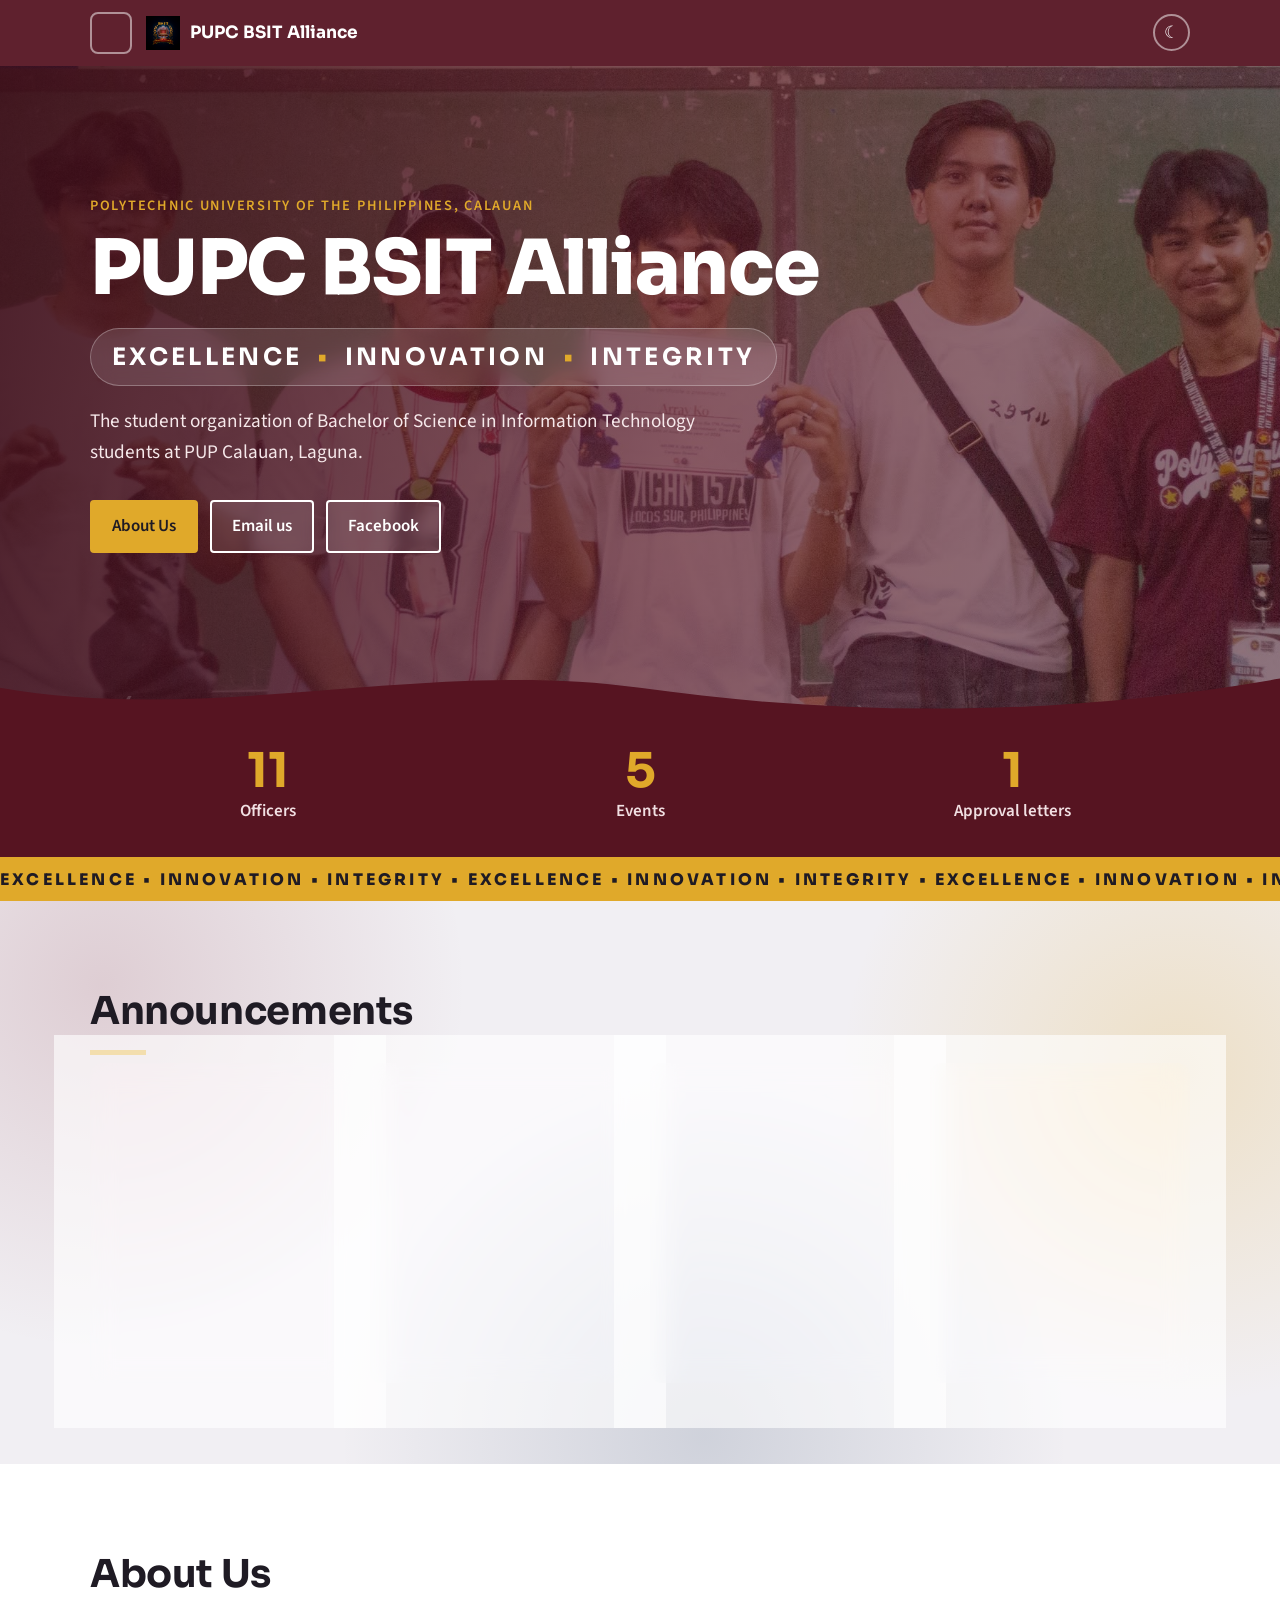
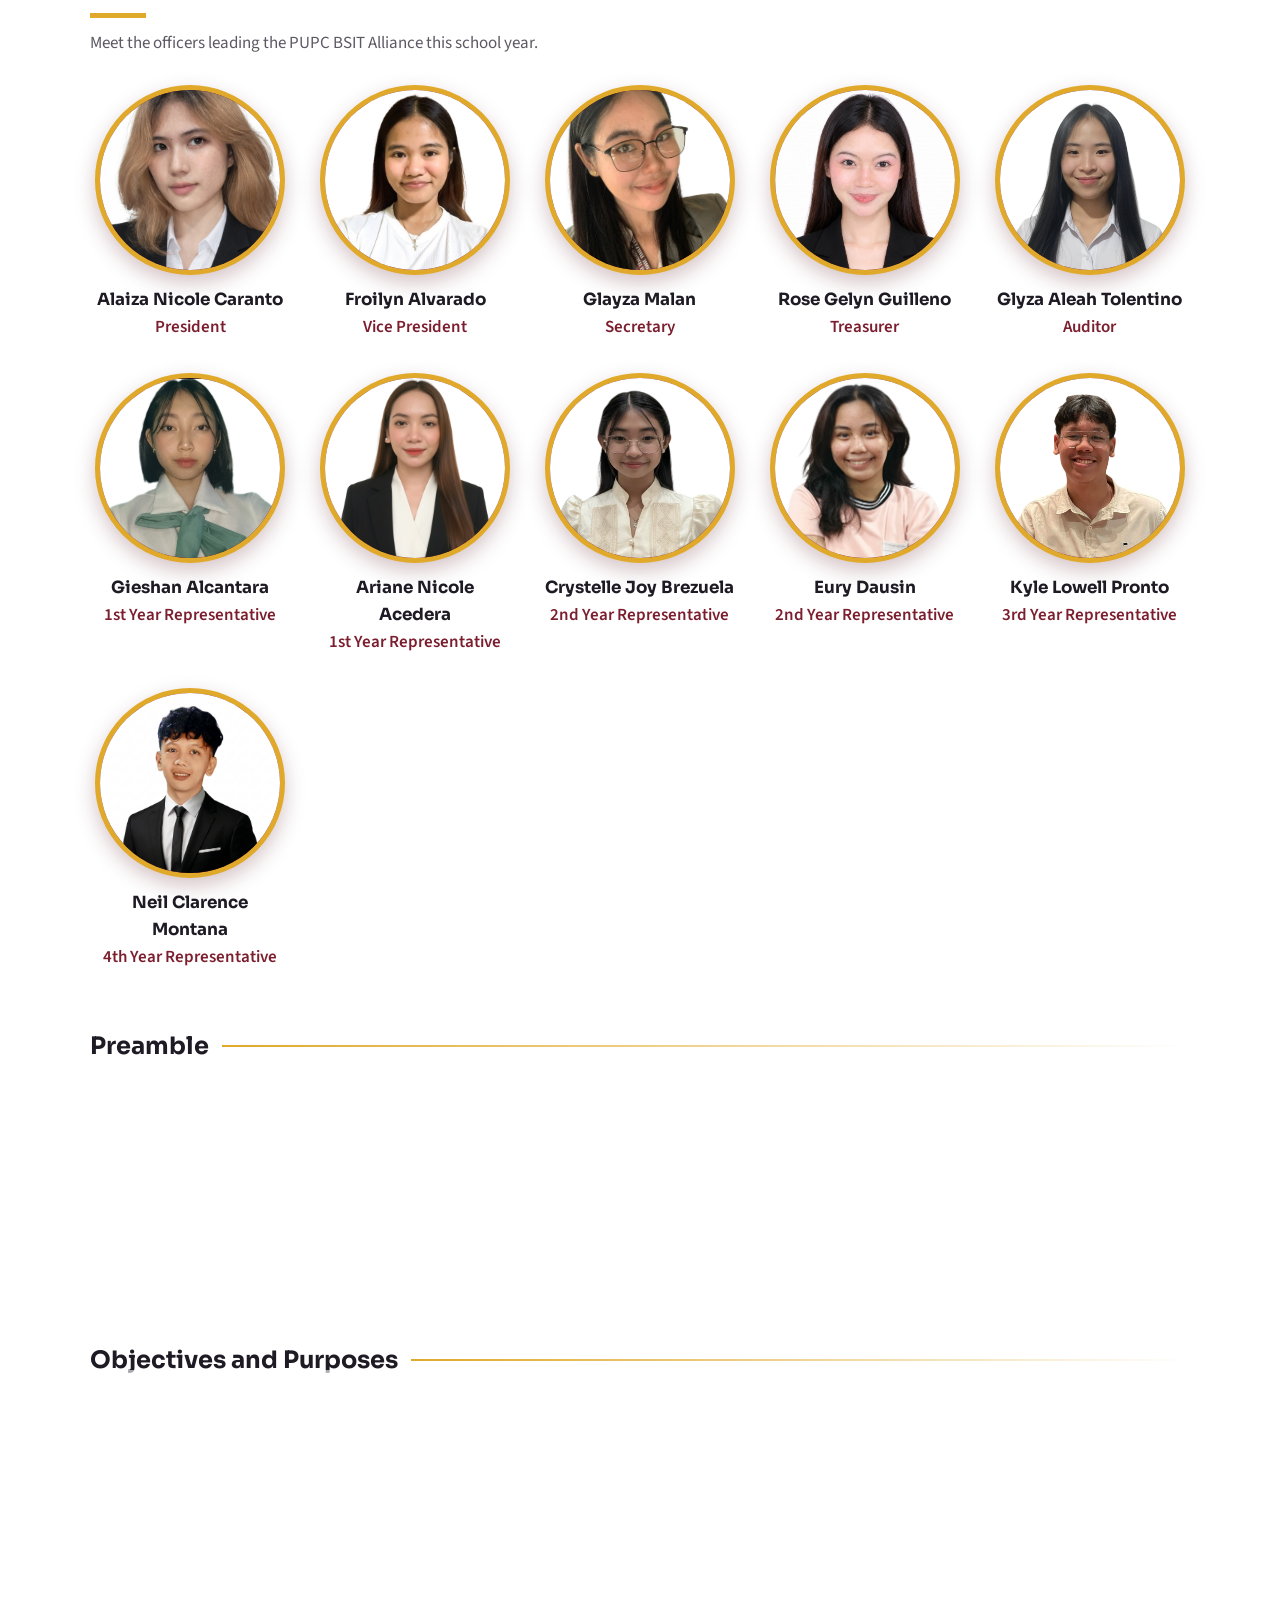
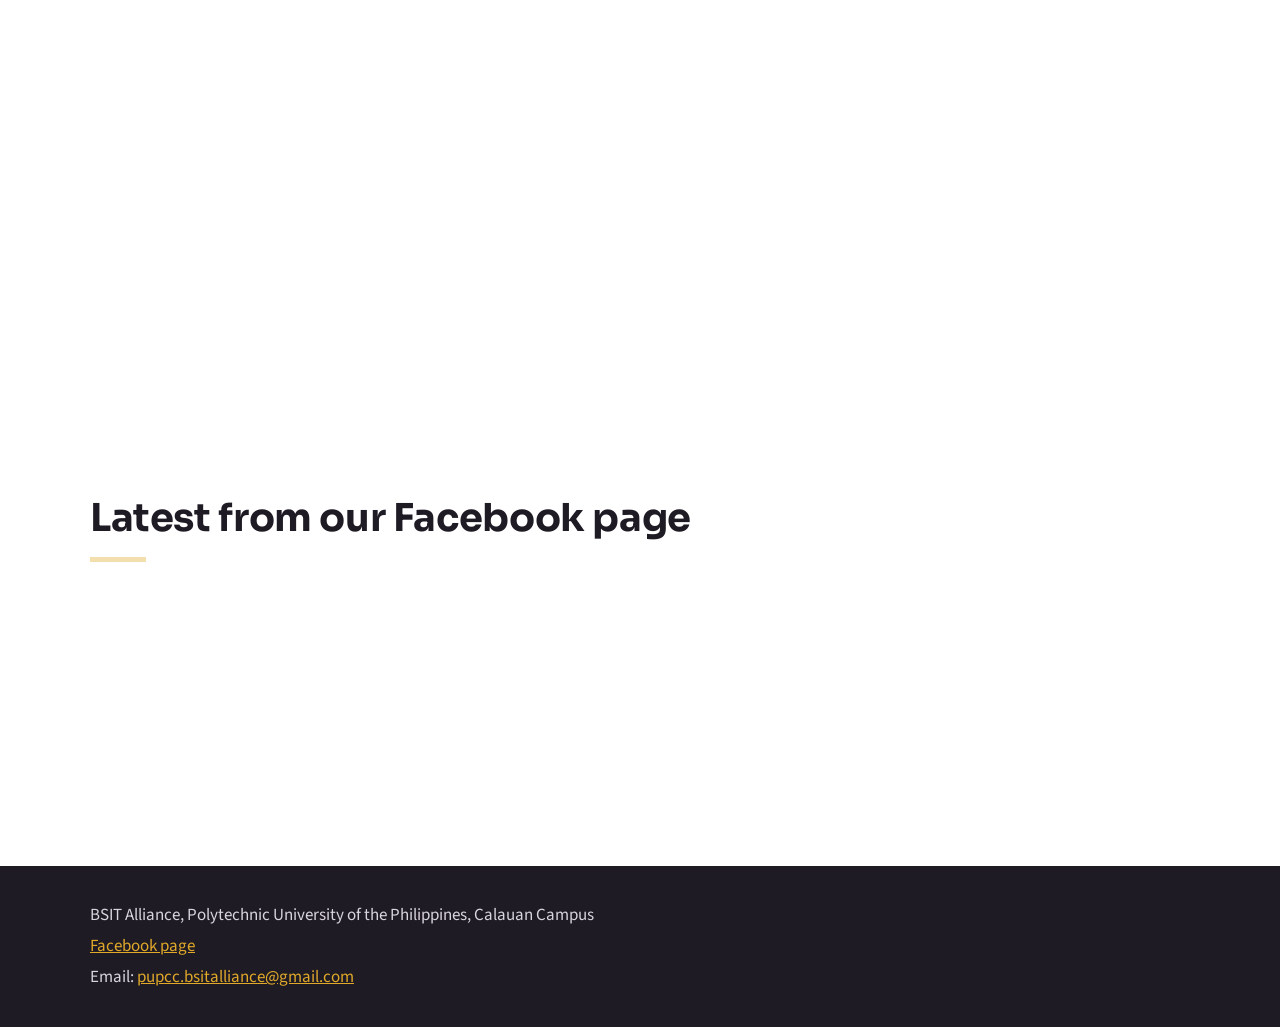
<file: index.html>
<!DOCTYPE html>
<html lang="en">
<head>
  <meta charset="UTF-8">
  <meta name="viewport" content="width=device-width, initial-scale=1">
  <title>PUPC BSIT Alliance</title>
  <meta name="description" content="Official website of the BSIT Alliance, Polytechnic University of the Philippines Calauan campus.">
  <link rel="preconnect" href="https://fonts.googleapis.com">
  <link rel="preconnect" href="https://fonts.gstatic.com" crossorigin>
  <link href="https://fonts.googleapis.com/css2?family=Sora:wght@600;700;800&family=Source+Sans+3:wght@400;600&display=swap" rel="stylesheet">
  <link rel="stylesheet" href="css/style.css">
</head>
<body>
  <header class="topbar" id="site-header"></header>

  <main id="top">
    <section class="hero" id="hero">
      <div class="glyphs" id="glyphs" aria-hidden="true"></div>
      <div class="wrap hero-inner">
        <p class="eyebrow">Polytechnic University of the Philippines, Calauan</p>
        <h1>PUPC BSIT Alliance</h1>
        <p class="motto" id="motto" aria-label="Our motto"></p>
        <p class="lead">The student organization of Bachelor of Science in Information Technology students at PUP Calauan, Laguna.</p>
        <div class="actions">
          <a class="btn primary" href="#officers">About Us</a>
                    <a class="btn" href="mailto:pupcc.bsitalliance@gmail.com">Email us</a>
          <a class="btn" id="fb-link" href="#" target="_blank" rel="noopener">Facebook</a>
        </div>
      </div>
    </section>

    <section id="officers" class="section wrap reveal">
      <h2>About Us</h2>
      <p class="section-note">Meet the officers leading the PUPC BSIT Alliance this school year.</p>
      <div id="officer-grid" class="officer-grid"></div>
      <div id="about-text"></div>
    </section>

    <section id="announcements" class="section band">
      <div class="wrap reveal">
        <h2>Announcements</h2>
        <div id="announcement-list"></div>
      </div>
    </section>
  </main>

  <footer class="footer" id="site-footer"></footer>

  <script src="data/data.js"></script>
  <script src="js/main.js"></script>
</body>
</html>
</file>
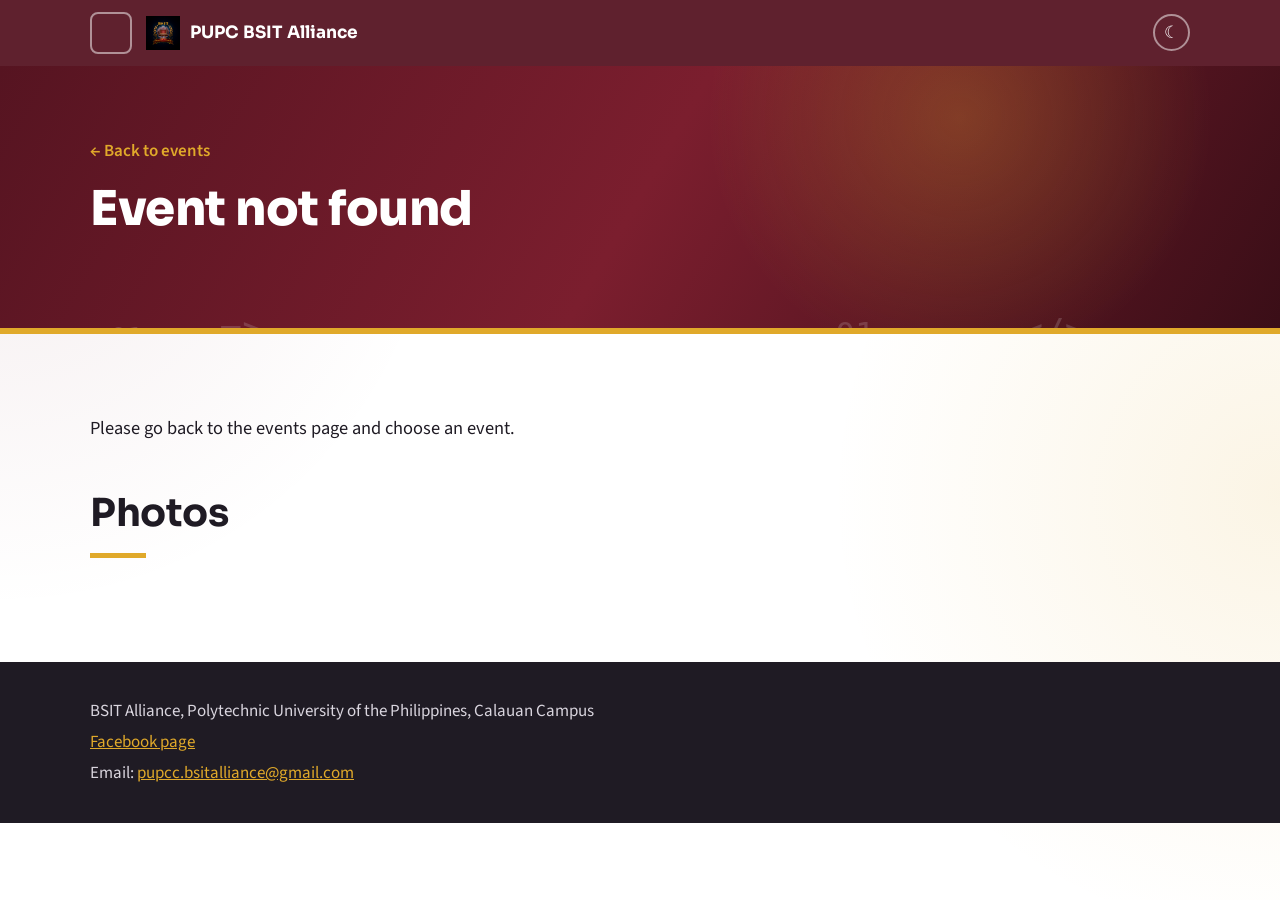
<file: event.html>
<!DOCTYPE html>
<html lang="en">
<head>
  <meta charset="UTF-8">
  <meta name="viewport" content="width=device-width, initial-scale=1">
  <title>Event | PUPC BSIT Alliance</title>
  <link rel="preconnect" href="https://fonts.googleapis.com">
  <link rel="preconnect" href="https://fonts.gstatic.com" crossorigin>
  <link href="https://fonts.googleapis.com/css2?family=Sora:wght@600;700;800&family=Source+Sans+3:wght@400;600&display=swap" rel="stylesheet">
  <link rel="stylesheet" href="css/style.css">
</head>
<body>
  <header class="topbar" id="site-header"></header>
  <main>
    <section class="page-hero">
      <div class="wrap">
        <a class="back" href="events.html">&larr; Back to events</a>
        <h1 id="e-title">Event</h1>
        <p><span class="pill" id="e-status"></span> <span id="e-date"></span></p>
      </div>
    </section>
    <section class="section wrap" id="event-detail">
      <p class="event-text" id="e-desc"></p>
      <h2>Photos</h2>
      <p class="empty" id="no-photos" hidden>Photos coming soon.</p>
      <div class="photo-grid" id="photo-grid"></div>
    </section>
  </main>

  <div class="lightbox" id="lightbox" hidden>
    <button id="lb-close" aria-label="Close">&times;</button>
    <button id="lb-prev" aria-label="Previous photo">&#8249;</button>
    <img id="lb-img" alt="">
    <button id="lb-next" aria-label="Next photo">&#8250;</button>
  </div>

  <footer class="footer" id="site-footer"></footer>
  <script src="data/data.js"></script>
  <script src="js/main.js"></script>
</body>
</html>
</file>
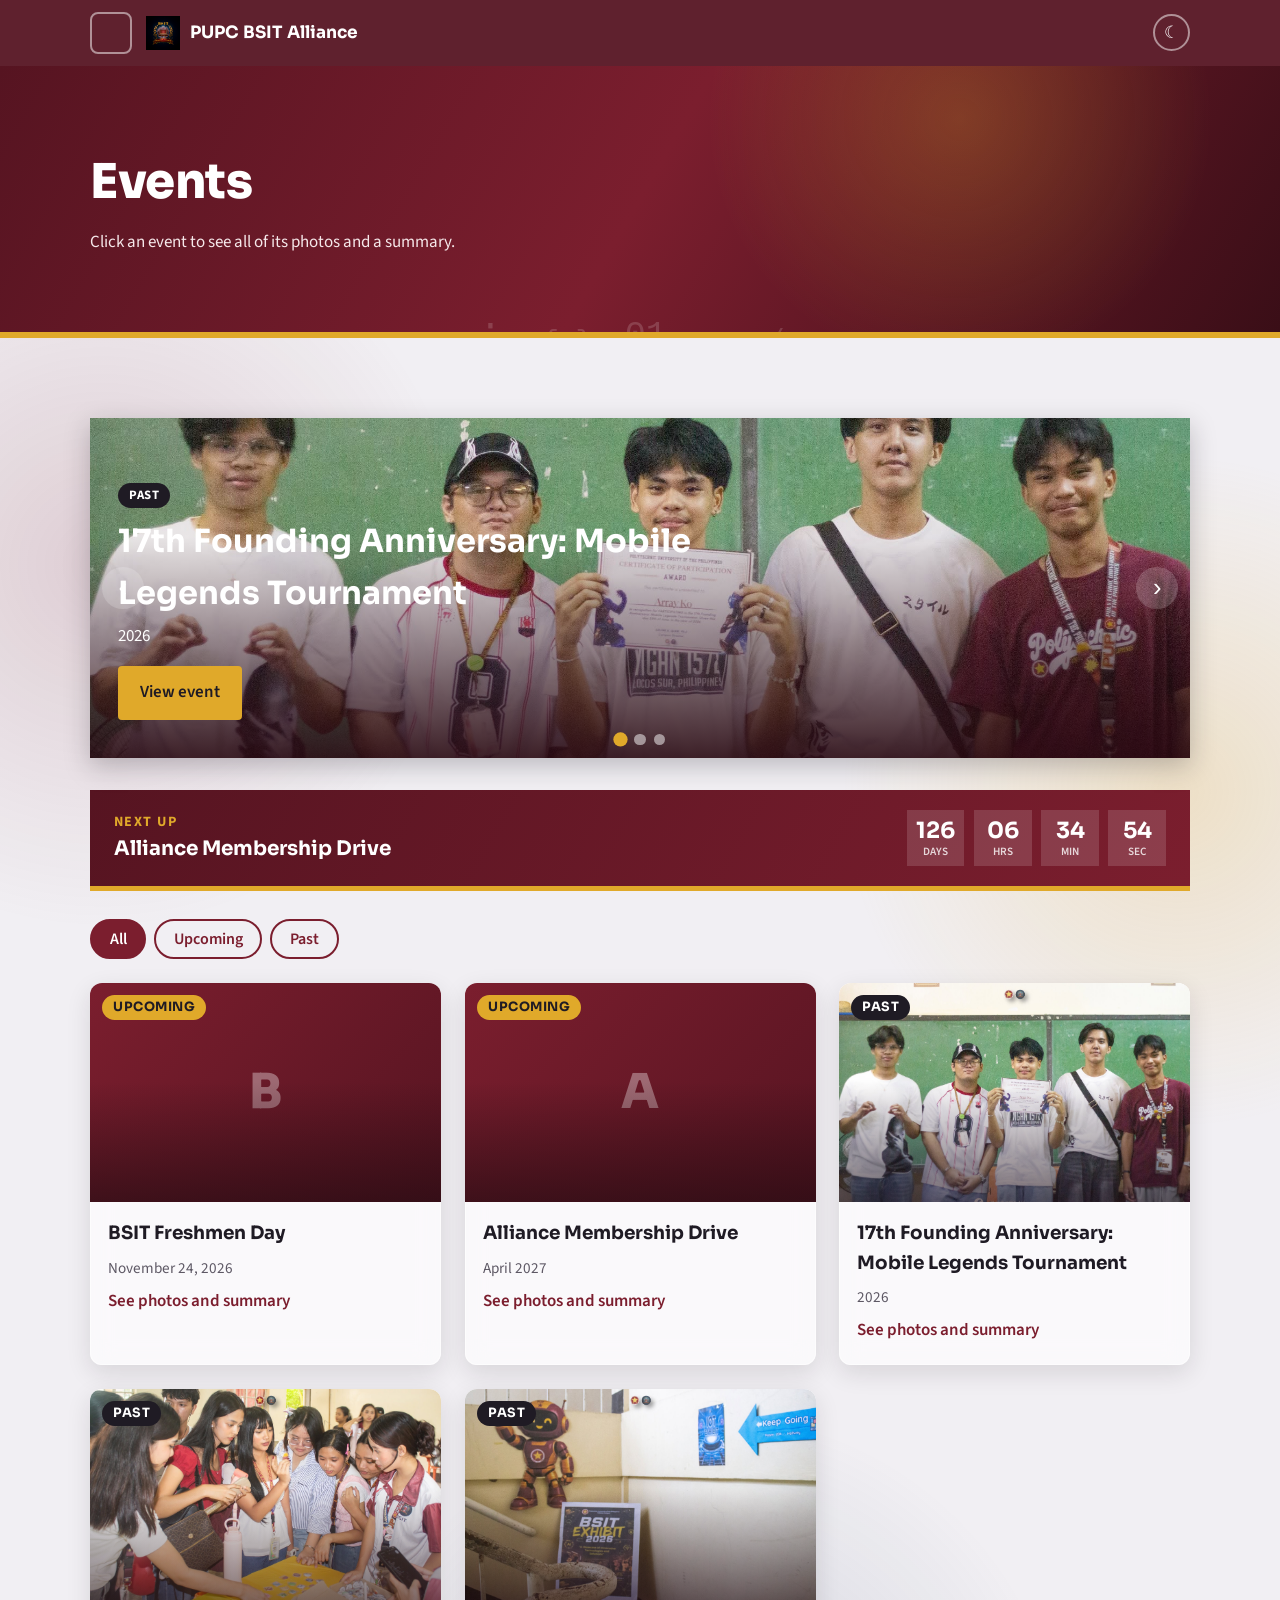
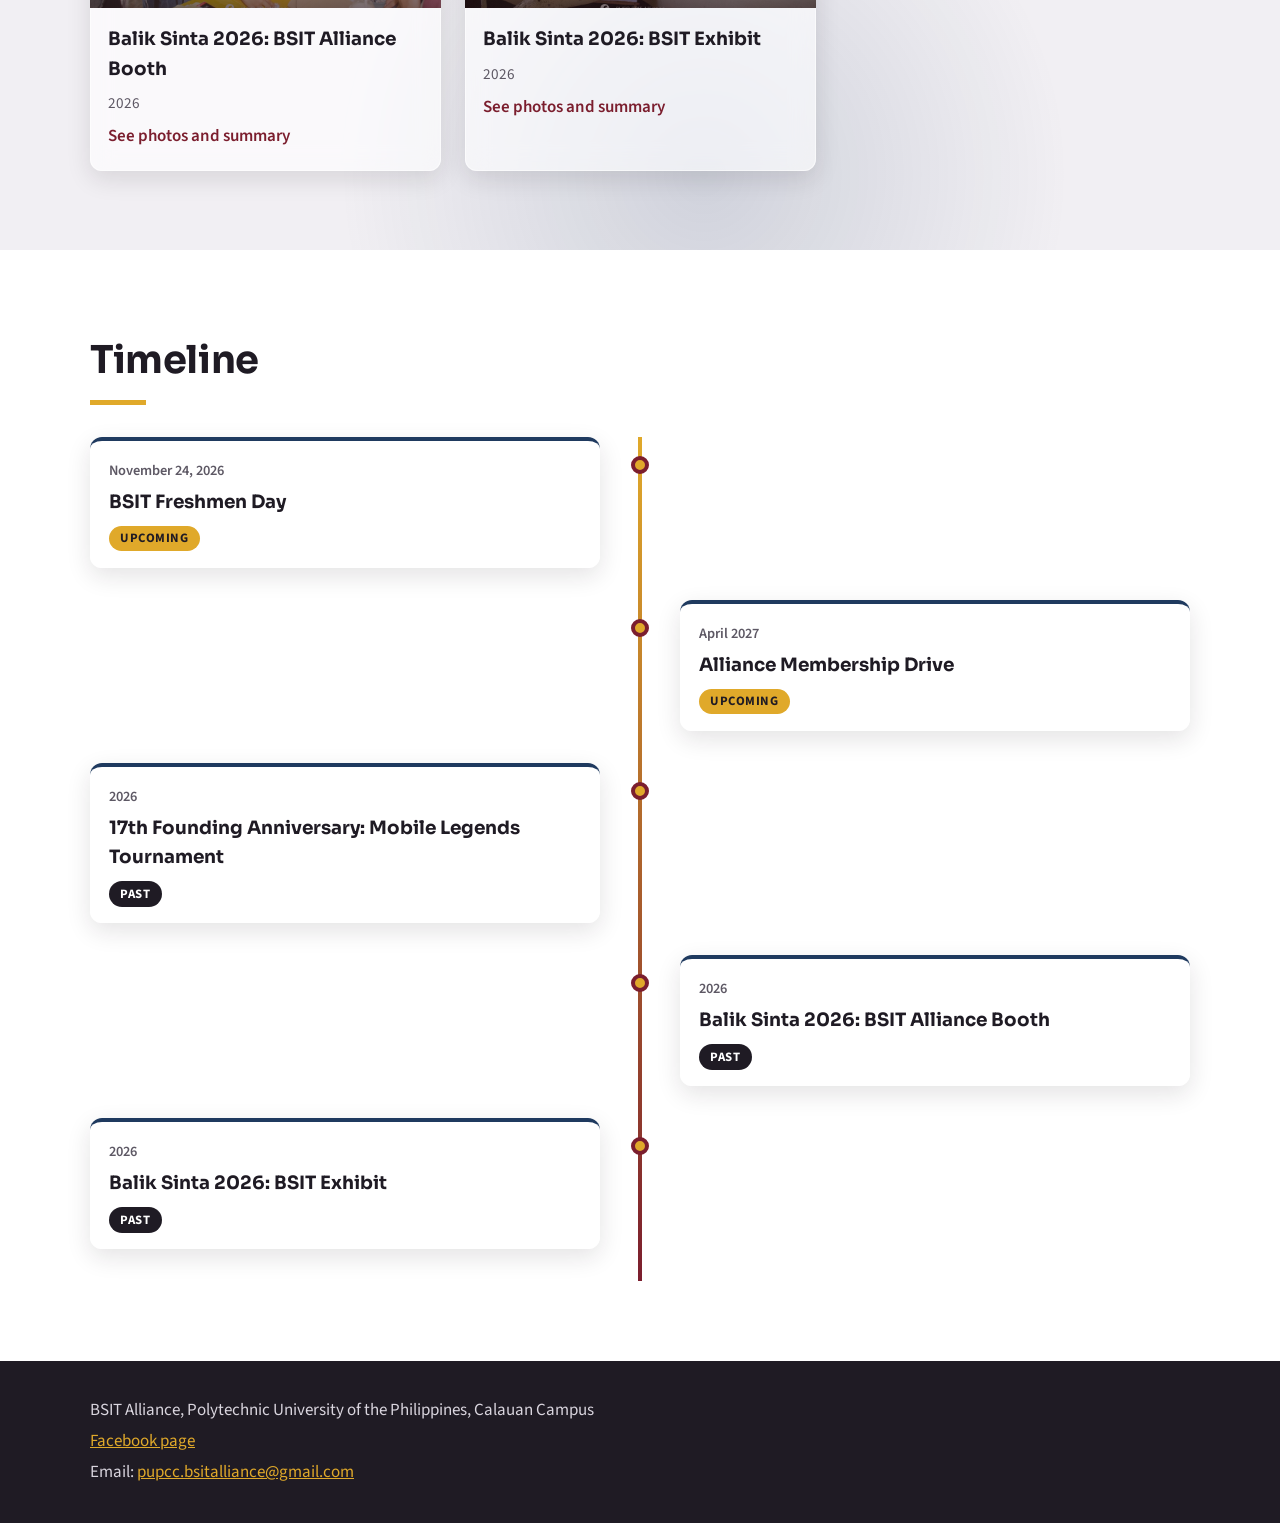
<file: events.html>
<!DOCTYPE html>
<html lang="en">
<head>
  <meta charset="UTF-8">
  <meta name="viewport" content="width=device-width, initial-scale=1">
  <title>Events | PUPC BSIT Alliance</title>
  <link rel="preconnect" href="https://fonts.googleapis.com">
  <link rel="preconnect" href="https://fonts.gstatic.com" crossorigin>
  <link href="https://fonts.googleapis.com/css2?family=Sora:wght@600;700;800&family=Source+Sans+3:wght@400;600&display=swap" rel="stylesheet">
  <link rel="stylesheet" href="css/style.css">
</head>
<body>
  <header class="topbar" id="site-header"></header>
  <main>
    <section class="page-hero">
      <div class="wrap">
        <h1>Events</h1>
        <p>Click an event to see all of its photos and a summary.</p>
      </div>
    </section>
    <section class="section band">
      <div class="wrap reveal">
        <div class="tabs" role="group" aria-label="Filter events">
          <button class="tab on" data-filter="all">All</button>
          <button class="tab" data-filter="upcoming">Upcoming</button>
          <button class="tab" data-filter="done">Past</button>
        </div>
        <div id="event-grid" class="event-grid"></div>
      </div>
    </section>
  </main>
  <footer class="footer" id="site-footer"></footer>
  <script src="data/data.js"></script>
  <script src="js/main.js"></script>
</body>
</html>
</file>
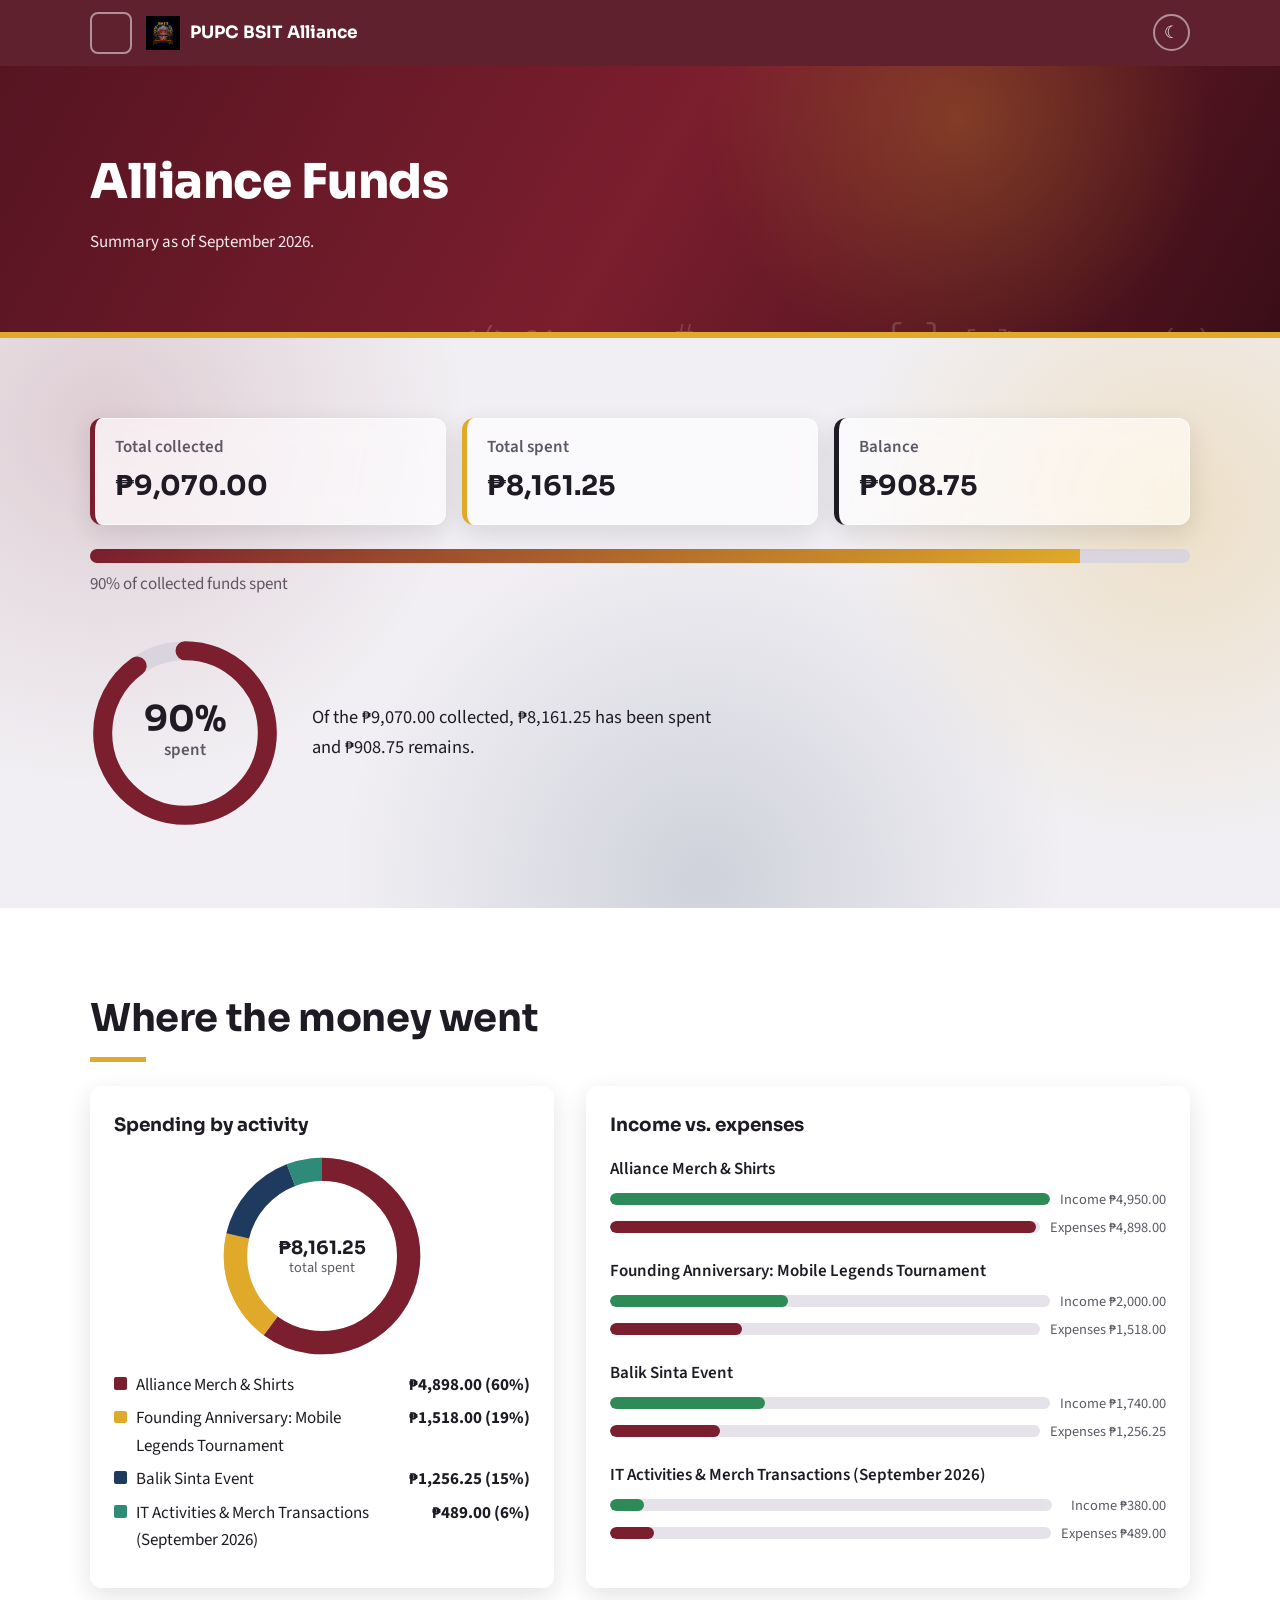
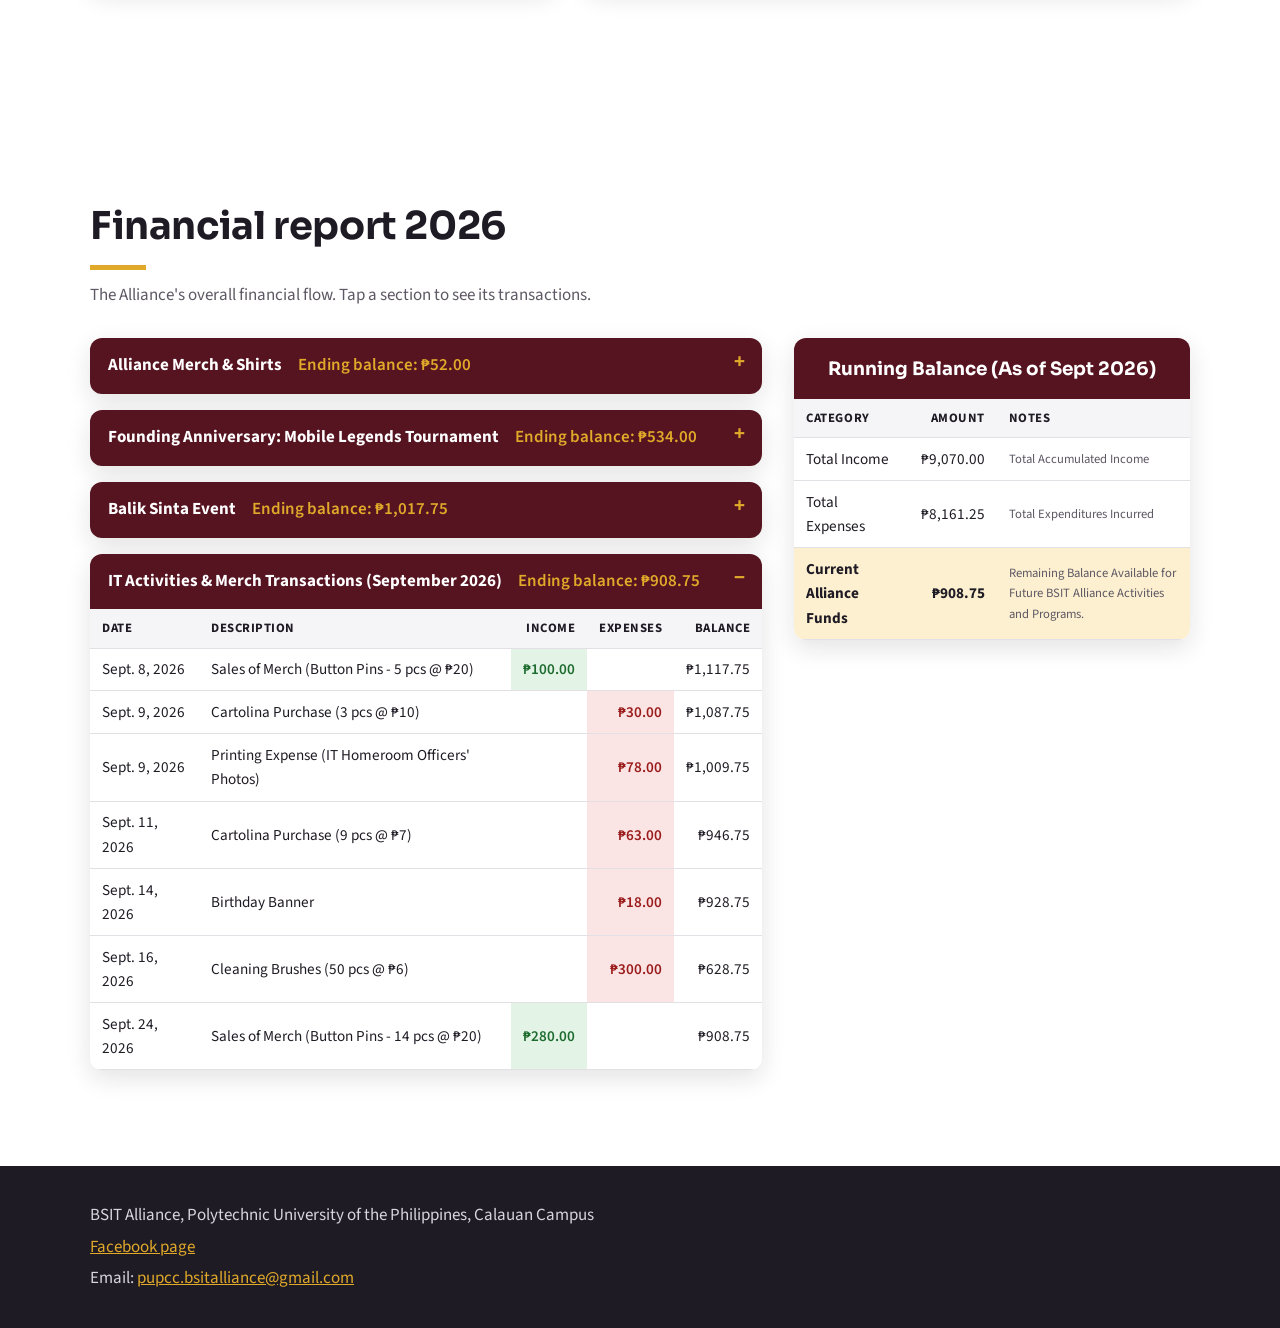
<file: funds.html>
<!DOCTYPE html>
<html lang="en">
<head>
  <meta charset="UTF-8">
  <meta name="viewport" content="width=device-width, initial-scale=1">
  <title>Funds | PUPC BSIT Alliance</title>
  <link rel="preconnect" href="https://fonts.googleapis.com">
  <link rel="preconnect" href="https://fonts.gstatic.com" crossorigin>
  <link href="https://fonts.googleapis.com/css2?family=Sora:wght@600;700;800&family=Source+Sans+3:wght@400;600&display=swap" rel="stylesheet">
  <link rel="stylesheet" href="css/style.css">
</head>
<body>
  <header class="topbar" id="site-header"></header>
  <main>
    <section class="page-hero">
      <div class="wrap">
        <h1>Alliance Funds</h1>
        <p id="funds-note"></p>
      </div>
    </section>
    <section class="section band">
      <div class="wrap reveal">
        <dl id="funds-summary" class="funds"></dl>
        <div class="bar" aria-hidden="true"><i id="funds-bar"></i></div>
        <p class="bar-label" id="funds-bar-label"></p>
      </div>
    </section>
        <section class="section wrap reveal">
      <h2>Financial report 2026</h2>
      <p class="section-note">The Alliance's overall financial flow. Tap a section to see its transactions.</p>
      <div class="report" id="funds-report"></div>
    </section>
  </main>
  <footer class="footer" id="site-footer"></footer>
  <script src="data/data.js"></script>
  <script src="js/main.js"></script>
</body>
</html>
</file>
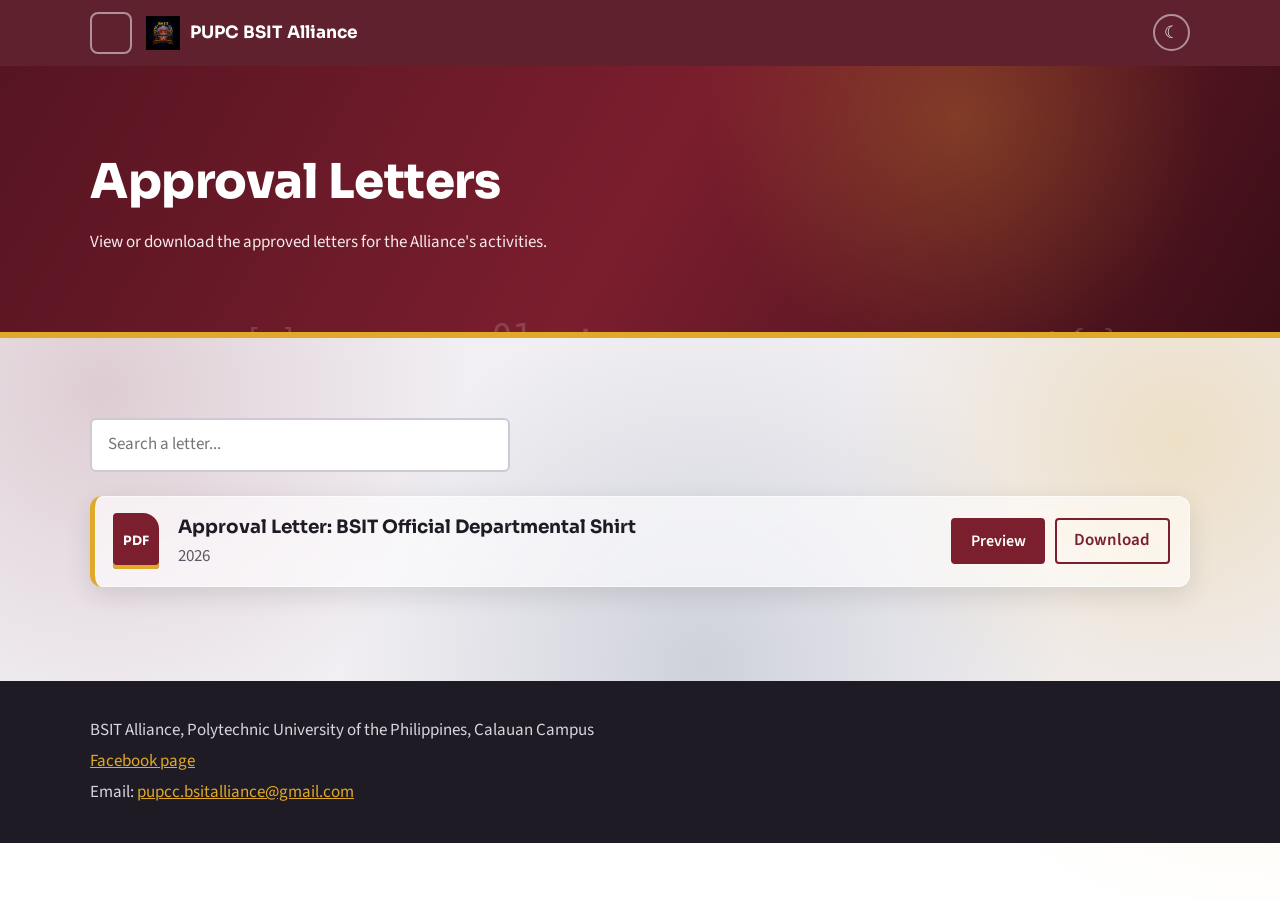
<file: letters.html>
<!DOCTYPE html>
<html lang="en">
<head>
  <meta charset="UTF-8">
  <meta name="viewport" content="width=device-width, initial-scale=1">
  <title>Approval Letters | PUPC BSIT Alliance</title>
  <link rel="preconnect" href="https://fonts.googleapis.com">
  <link rel="preconnect" href="https://fonts.gstatic.com" crossorigin>
  <link href="https://fonts.googleapis.com/css2?family=Sora:wght@600;700;800&family=Source+Sans+3:wght@400;600&display=swap" rel="stylesheet">
  <link rel="stylesheet" href="css/style.css">
</head>
<body>
  <header class="topbar" id="site-header"></header>
  <main>
    <section class="page-hero">
      <div class="wrap">
        <h1>Approval Letters</h1>
        <p>View or download the approved letters for the Alliance's activities.</p>
      </div>
    </section>
    <section class="section band">
      <div class="wrap reveal">
        <input class="searchbox" id="letter-search" type="search" placeholder="Search a letter..." aria-label="Search approval letters">
        <div id="letter-list"></div>
      </div>
    </section>
  </main>
  <footer class="footer" id="site-footer"></footer>
  <script src="data/data.js"></script>
  <script src="js/main.js"></script>
</body>
</html>
</file>
<file: css/style.css>
:root{--maroon:#7b1e2e;--maroon-dark:#561421;--gold:#e0a92a;--ink:#1f1b24;--muted:#5d5864;--mist:#f1eff3;--white:#fff;
--display:"Sora","Segoe UI",system-ui,sans-serif;--body:"Source Sans 3","Segoe UI",system-ui,sans-serif}
*,*::before,*::after{box-sizing:border-box}
html{scroll-behavior:smooth;scroll-padding-top:4.5rem}
body{margin:0;font-family:var(--body);font-size:1.0625rem;line-height:1.6;color:var(--ink);background:var(--white)}
a{color:var(--maroon)}
:focus-visible{outline:3px solid var(--gold);outline-offset:3px}
.wrap{width:min(1100px,100% - 2.5rem);margin-inline:auto}
#progress{position:fixed;top:0;left:0;height:4px;width:0;background:var(--gold);z-index:30}

.topbar{position:sticky;top:0;z-index:20;display:flex;flex-wrap:wrap;align-items:center;justify-content:space-between;gap:.5rem 1.5rem;padding:.75rem max(1.25rem,calc((100% - 1100px)/2));background:rgba(86,20,33,.94);backdrop-filter:blur(6px)}
.brand{font-family:var(--display);font-weight:700;color:var(--white);text-decoration:none}
.topbar nav{display:flex;flex-wrap:wrap;gap:1.25rem}
.topbar nav a{color:#f1dfe2;text-decoration:none;font-weight:600;padding-bottom:2px;border-bottom:2px solid transparent;transition:border-color .2s,color .2s}
.topbar nav a:hover{color:var(--gold);border-color:var(--gold)}

.hero{position:relative;overflow:hidden;color:var(--white);padding:clamp(4rem,11vw,8rem) 0;border-bottom:6px solid var(--gold);
--mx:70%;--my:30%;background:radial-gradient(500px circle at var(--mx) var(--my),rgba(224,169,42,.28),transparent 60%),linear-gradient(120deg,#561421,#7b1e2e,#3a0e17,#7b1e2e);background-size:100% 100%,300% 300%;animation:shift 16s ease-in-out infinite}
@keyframes shift{50%{background-position:0 0,100% 50%}}
.hero-inner{position:relative;z-index:1}
.eyebrow{margin:0 0 .75rem;color:var(--gold);font-weight:600;letter-spacing:.12em;text-transform:uppercase;font-size:.9rem}
.hero h1{font-family:var(--display);font-weight:800;font-size:clamp(2.4rem,7vw,4.75rem);line-height:1.05;margin:0 0 1.25rem;letter-spacing:-.02em}
.motto{display:flex;flex-wrap:wrap;align-items:center;gap:.4rem .9rem;margin:0 0 1.25rem;font-family:var(--display);font-weight:700;font-size:clamp(1rem,2.6vw,1.5rem);letter-spacing:.14em}
.motto span{opacity:0;transform:translateY(12px);animation:rise .7s forwards}
.motto .dot{color:var(--gold)}
@keyframes rise{to{opacity:1;transform:none}}
.lead{max-width:38rem;font-size:1.2rem;margin:0 0 2rem;color:#f6e8ea}
.actions{display:flex;flex-wrap:wrap;gap:.75rem}
.btn{display:inline-block;padding:.7rem 1.25rem;border:2px solid var(--white);border-radius:4px;color:var(--white);font-weight:600;text-decoration:none;transition:transform .2s,background .2s}
.btn:hover{background:rgba(255,255,255,.16);transform:translateY(-3px)}
.btn.primary{background:var(--gold);border-color:var(--gold);color:var(--ink)}
.btn.primary:hover{background:#f0bb44}
.glyphs{position:absolute;inset:0;pointer-events:none}
.glyphs span{position:absolute;bottom:-2rem;font-family:ui-monospace,Consolas,monospace;color:rgba(255,255,255,.16);animation:float linear infinite}
@keyframes float{to{transform:translateY(-120vh) rotate(25deg)}}

.section{padding:clamp(3rem,7vw,5rem) 0}.section.wrap{padding-inline:0}
.band{background:var(--mist)}
h2{font-family:var(--display);font-size:clamp(1.7rem,4vw,2.4rem);margin:0 0 .5rem;letter-spacing:-.01em}
h2::after{content:"";display:block;width:56px;height:5px;background:var(--gold);margin-top:.5rem}
h3{font-family:var(--display);font-size:1.15rem;margin:0 0 .5rem}
.section-note{color:var(--muted);margin:.75rem 0 1.75rem;max-width:38rem}
.empty,.meta{color:var(--muted)}
.reveal{opacity:0;transform:translateY(28px);transition:opacity .7s,transform .7s}.reveal.in{opacity:1;transform:none}

.officer-grid{display:grid;grid-template-columns:repeat(auto-fill,minmax(190px,1fr));gap:2rem 1.5rem}
.officer{margin:0;perspective:700px}
.officer-card{transform:rotateX(var(--rx,0)) rotateY(var(--ry,0));transition:transform .15s,box-shadow .3s}
.officer:hover .officer-card{box-shadow:0 18px 30px rgba(86,20,33,.28)}
.officer-photo{position:relative;aspect-ratio:4/5;background:var(--maroon);border-bottom:5px solid var(--gold);display:grid;place-items:center;overflow:hidden}
.officer-photo img{width:100%;height:100%;object-fit:cover;display:block;transition:transform .5s}
.officer:hover img{transform:scale(1.07)}
.officer-initials{font-family:var(--display);font-weight:700;font-size:2.75rem;color:#f1dfe2}
.officer figcaption{padding:.75rem .25rem 0;display:flex;flex-direction:column}
.officer-name{font-family:var(--display);font-size:1.05rem}
.officer-position{color:var(--maroon);font-weight:600}

.tabs{display:flex;flex-wrap:wrap;gap:.5rem;margin-bottom:1.5rem}
.tab{font:600 1rem var(--body);padding:.45rem 1.1rem;border:2px solid var(--maroon);background:transparent;color:var(--maroon);border-radius:999px;cursor:pointer;transition:background .2s,color .2s}
.tab.on,.tab:hover{background:var(--maroon);color:var(--white)}
.event-grid{display:grid;grid-template-columns:repeat(auto-fill,minmax(280px,1fr));gap:1.5rem}
.event-card{display:flex;flex-direction:column;text-align:left;font:inherit;color:inherit;padding:0;border:0;background:var(--white);cursor:pointer;box-shadow:0 2px 8px rgba(31,27,36,.12);transition:transform .25s,box-shadow .25s;overflow:hidden}
.event-card:hover{transform:translateY(-6px);box-shadow:0 16px 28px rgba(31,27,36,.2)}
.cover{position:relative;aspect-ratio:16/10;background:linear-gradient(135deg,var(--maroon),var(--maroon-dark));background-size:cover;background-position:center;display:grid;place-items:center;font-family:var(--display);font-weight:800;font-size:3rem;color:rgba(255,255,255,.35)}
.pill{display:inline-block;padding:.15rem .7rem;border-radius:999px;font-size:.8rem;font-weight:700;letter-spacing:.04em;text-transform:uppercase;background:var(--gold);color:var(--ink)}
.pill.done{background:var(--ink);color:var(--white)}
.cover .pill{position:absolute;top:.75rem;left:.75rem}
.event-body{padding:1rem 1.1rem 1.25rem}
.event-body .meta{margin:0 0 .5rem;font-size:.95rem}
.more{color:var(--maroon);font-weight:600}
.event-card:hover .more{text-decoration:underline}

.modal{position:fixed;inset:0;z-index:40;display:grid;place-items:center;padding:1rem;background:rgba(20,10,14,.78)}
.modal[hidden]{display:none}
.modal-box{position:relative;width:min(860px,100%);max-height:92vh;overflow:auto;background:var(--white);animation:pop .3s}
@keyframes pop{from{opacity:0;transform:scale(.94)}}
.modal-close{position:absolute;top:.5rem;right:.5rem;z-index:2;width:2.4rem;height:2.4rem;border:0;border-radius:50%;background:rgba(31,27,36,.75);color:var(--white);font-size:1.5rem;line-height:1;cursor:pointer}
.g-main{aspect-ratio:16/9;background:linear-gradient(135deg,var(--maroon),var(--maroon-dark));background-size:cover;background-position:center;display:grid;place-items:center;color:rgba(255,255,255,.6);font-family:var(--display);padding:1rem;text-align:center}
.g-thumbs{display:flex;gap:.5rem;padding:.6rem;background:var(--ink)}
.g-thumbs button{width:84px;height:56px;border:2px solid transparent;padding:0;background:var(--maroon) center/cover;cursor:pointer;opacity:.65;transition:opacity .2s,border-color .2s}
.g-thumbs button.on,.g-thumbs button:hover{opacity:1;border-color:var(--gold)}
.m-text{padding:1.25rem 1.5rem 1.75rem}.m-text h3{font-size:1.5rem;margin:.6rem 0 .25rem}

.announcement{padding:1.25rem 0 1.25rem 1.25rem;border-left:5px solid var(--gold);margin-bottom:1rem;max-width:42rem}
.announcement p{margin:.25rem 0}
.funds{display:grid;grid-template-columns:repeat(auto-fit,minmax(210px,1fr));gap:1rem;margin:0}
.funds div{background:var(--white);border-left:5px solid var(--maroon);padding:1rem 1.25rem;transition:transform .25s}
.funds div:hover{transform:translateY(-4px)}
.funds dt{color:var(--muted);font-weight:600}
.funds dd{margin:.25rem 0 0;font-family:var(--display);font-weight:700;font-size:1.7rem}
.bar{height:14px;margin-top:1.5rem;background:#d9d5de;border-radius:999px;overflow:hidden}
.bar i{display:block;height:100%;width:0;background:linear-gradient(90deg,var(--maroon),var(--gold));transition:width 1.4s ease}
.bar-label{margin:.5rem 0 0;color:var(--muted)}
.footer{background:var(--ink);color:#d9d5de;padding:2rem 0}.footer p{margin:.25rem 0}.footer a{color:var(--gold)}

@media (prefers-reduced-motion:reduce){html{scroll-behavior:auto}*,*::before,*::after{animation:none!important;transition:none!important}.reveal{opacity:1;transform:none}.motto span{opacity:1;transform:none}.glyphs{display:none}}

/* ===== multi-page additions ===== */
.topbar nav a.on{color:var(--gold);border-color:var(--gold)}
.page-hero{background:linear-gradient(120deg,#561421,#7b1e2e);color:var(--white);padding:clamp(2.5rem,7vw,4.5rem) 0;border-bottom:6px solid var(--gold)}
.page-hero h1{font-family:var(--display);font-weight:800;font-size:clamp(1.9rem,5vw,3rem);margin:.4rem 0 .5rem;letter-spacing:-.01em}
.page-hero p{margin:.25rem 0;color:#f6e8ea;max-width:44rem}
.back{color:var(--gold);font-weight:600;text-decoration:none}
.back:hover{text-decoration:underline}
a.event-card{text-decoration:none}
.event-text{max-width:46rem;font-size:1.15rem;margin:0 0 2.5rem}
.photo-grid{columns:3 260px;column-gap:1rem;margin-top:1.5rem}
.shot{display:block;width:100%;margin:0 0 1rem;padding:0;border:0;background:var(--mist);cursor:zoom-in;overflow:hidden;break-inside:avoid}
.shot img{display:block;width:100%;height:auto;transition:transform .4s}
.shot:hover img{transform:scale(1.05)}
.lightbox{position:fixed;inset:0;z-index:50;display:grid;place-items:center;background:rgba(15,8,10,.92);padding:1rem}
.lightbox[hidden]{display:none}
.lightbox img{max-width:min(92vw,1100px);max-height:86vh;object-fit:contain}
.lightbox button{position:absolute;border:0;background:rgba(255,255,255,.14);color:#fff;font-size:2rem;line-height:1;width:3rem;height:3rem;border-radius:50%;cursor:pointer}
.lightbox button:hover{background:var(--gold);color:var(--ink)}
#lb-close{top:1rem;right:1rem}#lb-prev{left:1rem;top:50%}#lb-next{right:1rem;top:50%}
.searchbox{width:min(420px,100%);padding:.7rem 1rem;font:inherit;border:2px solid #cfc9d3;border-radius:6px;margin-bottom:1.5rem}
.searchbox:focus{border-color:var(--maroon);outline:none}
.letter{display:flex;flex-wrap:wrap;align-items:center;justify-content:space-between;gap:1rem;padding:1rem 1.25rem;margin-bottom:.9rem;background:var(--white);border-left:5px solid var(--gold);box-shadow:0 2px 8px rgba(31,27,36,.1);transition:transform .2s}
.letter:hover{transform:translateX(4px)}
.letter h3{margin:0}
.letter .meta{margin:.15rem 0 0}
.letter-actions{display:flex;gap:.6rem}
.btn.small{padding:.45rem 1.1rem;color:var(--maroon);border-color:var(--maroon)}
.btn.small:hover{background:var(--maroon);color:var(--white)}
.btn.small.fill{background:var(--maroon);color:var(--white)}
.btn.small.fill:hover{background:var(--maroon-dark)}

/* ===== polish additions ===== */
@keyframes up{from{opacity:0;transform:translateY(18px)}}
@keyframes fadein{from{opacity:0}}
main{animation:fadein .5s}
body.leaving main{opacity:0;transform:translateY(-8px);transition:opacity .25s,transform .25s}

.page-hero{position:relative;overflow:hidden;--mx:75%;--my:20%;background:radial-gradient(420px circle at var(--mx) var(--my),rgba(224,169,42,.25),transparent 60%),linear-gradient(120deg,#561421,#7b1e2e,#3a0e17)}
.page-hero .wrap{position:relative;z-index:1}
.page-hero h1{animation:up .7s backwards}
.page-hero p{animation:up .7s .15s backwards}
.hero-photo{position:absolute;inset:-24px;background:center/cover;filter:blur(5px);opacity:0;transition:opacity 1.2s;will-change:transform}
.hero-photo.on{opacity:.3}
.share{margin-top:.9rem;font:600 .95rem var(--body);padding:.45rem 1.1rem;border:2px solid var(--white);border-radius:999px;background:transparent;color:var(--white);cursor:pointer;transition:background .2s,color .2s}
.share:hover{background:var(--gold);border-color:var(--gold);color:var(--ink)}

a.event-card{transform:perspective(700px) rotateX(var(--rx,0deg)) rotateY(var(--ry,0deg));animation:up .6s backwards;animation-delay:calc(var(--i,0) * 90ms)}
a.event-card:hover{transform:perspective(700px) rotateX(var(--rx,0deg)) rotateY(var(--ry,0deg)) translateY(-8px)}
.cover::after{content:"";position:absolute;inset:0;background:linear-gradient(to top,rgba(31,10,16,.6),transparent 55%)}
.cover::before{content:"View event \2192";position:absolute;z-index:1;left:.9rem;bottom:.8rem;padding:.25rem .8rem;border-radius:999px;background:var(--gold);color:var(--ink);font:700 .85rem var(--body);opacity:0;transform:translateY(8px);transition:opacity .25s,transform .25s}
.event-card:hover .cover::before{opacity:1;transform:none}
.cover .pill{z-index:1}

.shot{animation:up .6s backwards;animation-delay:calc(var(--i,0) * 60ms)}
.event-nav{display:grid;grid-template-columns:repeat(auto-fit,minmax(240px,1fr));gap:1rem;margin-top:3rem}
.event-nav a{display:block;padding:1rem 1.25rem;background:var(--mist);border-left:5px solid var(--gold);text-decoration:none;color:var(--ink);transition:transform .2s,background .2s}
.event-nav a:hover{transform:translateY(-4px);background:#e7e3ea}
.event-nav small{display:block;color:var(--muted);font-weight:600;text-transform:uppercase;letter-spacing:.06em}
.event-nav .next{text-align:right;border-left:0;border-right:5px solid var(--gold)}

.funds div:nth-child(2){border-left-color:var(--gold)}
.funds div:nth-child(3){border-left-color:var(--ink)}
.ring-wrap{display:flex;flex-wrap:wrap;align-items:center;gap:2rem;margin-top:2.5rem}
.ring-box{position:relative;width:190px;height:190px}
.ring{width:100%;height:100%;transform:rotate(-90deg)}
.ring circle{fill:none;stroke-width:12;stroke-linecap:round}
.ring-bg{stroke:#d9d5de}
.ring-fg{stroke:var(--maroon);transition:stroke-dashoffset 1.6s ease}
.ring-text{position:absolute;inset:0;display:grid;place-content:center;text-align:center}
.ring-text strong{font-family:var(--display);font-size:2.2rem;line-height:1}
.ring-text span{color:var(--muted);font-weight:600}
.ring-note{max-width:26rem;font-size:1.15rem;margin:0}

.letter{position:relative;padding-left:5.2rem;animation:up .5s backwards;animation-delay:calc(var(--i,0) * 70ms)}
.letter::before{content:"PDF";position:absolute;left:1.1rem;top:50%;transform:translateY(-50%);width:2.9rem;height:3.5rem;display:grid;place-items:center;background:var(--maroon);color:var(--white);font:700 .8rem var(--display);border-radius:4px 16px 4px 4px;box-shadow:inset 0 -4px 0 var(--gold)}

.totop{position:fixed;right:1.25rem;bottom:1.25rem;z-index:25;width:3rem;height:3rem;border:0;border-radius:50%;background:var(--gold);color:var(--ink);font-size:1.4rem;font-weight:700;cursor:pointer;opacity:0;pointer-events:none;transform:translateY(12px);transition:opacity .25s,transform .25s;box-shadow:0 6px 16px rgba(0,0,0,.25)}
.totop.show{opacity:1;pointer-events:auto;transform:none}

/* ===== round 1 ===== */
[hidden]{display:none!important}
.brand{display:inline-flex;align-items:center;gap:.6rem}
.brand img{height:34px;width:auto;display:block}
.topbar nav{align-items:center}
.theme-btn{border:2px solid rgba(255,255,255,.5);background:transparent;color:#fff;border-radius:999px;width:2.3rem;height:2.3rem;font-size:1.05rem;cursor:pointer;transition:background .2s}
.theme-btn:hover{background:var(--gold);border-color:var(--gold);color:#1f1b24}
button.btn{font:600 1rem var(--body);cursor:pointer;background:transparent}

.slides{position:absolute;inset:0;pointer-events:none}
.slide{position:absolute;inset:0;background:center/cover;opacity:0;transform:scale(1.04);transition:opacity 1.6s,transform 9s linear}
.slide.on{opacity:1;transform:scale(1.14)}
.slides::after{content:"";position:absolute;inset:0;background:linear-gradient(100deg,rgba(60,12,24,.92),rgba(86,20,33,.7) 55%,rgba(60,12,24,.55))}

.stats-band{background:var(--maroon-dark);padding:2rem 0}
.stats{display:grid;grid-template-columns:repeat(auto-fit,minmax(150px,1fr));gap:1rem;text-align:center}
.stat strong{display:block;font-family:var(--display);font-size:clamp(2rem,5vw,3rem);color:var(--gold);line-height:1.1}
.stat span{color:#f1dfe2;font-weight:600}

.officer{cursor:pointer}
.profile{display:grid;grid-template-columns:minmax(0,1fr) minmax(0,1.2fr)}
.profile-photo{aspect-ratio:4/5;background:var(--maroon);display:grid;place-items:center;overflow:hidden}
.profile-photo img{width:100%;height:100%;object-fit:cover;display:block}
.profile-info{padding:2rem 1.75rem;display:flex;flex-direction:column;justify-content:center;align-items:flex-start;gap:.4rem}
.profile-info h3{font-size:1.6rem;margin:.3rem 0 0}
.profile-info .role{color:var(--maroon);font-weight:700}
.profile-info blockquote{margin:.8rem 0 0;padding-left:1rem;border-left:4px solid var(--gold);font-style:italic}
@media(max-width:640px){.profile{grid-template-columns:1fr}}

.pdf-box{width:min(980px,100%)}
.pdf-head{display:flex;flex-wrap:wrap;align-items:center;gap:.75rem;padding:1rem 4rem 1rem 1.25rem}
.pdf-head h3{margin:0;flex:1 1 200px}
.pdf-frame{width:100%;height:min(72vh,720px);border:0;display:block;background:var(--mist)}
.pdf-note{padding:.6rem 1.25rem;margin:0;color:var(--muted);font-size:.95rem}
.letter-actions{flex-wrap:wrap}

.next-up{display:flex;flex-wrap:wrap;align-items:center;justify-content:space-between;gap:1rem;padding:1.25rem 1.5rem;margin-bottom:1.75rem;background:linear-gradient(120deg,var(--maroon-dark),var(--maroon));color:#fff;text-decoration:none;border-bottom:5px solid var(--gold);transition:transform .2s}
.next-up:hover{transform:translateY(-4px)}
.next-up small{display:block;color:var(--gold);font-weight:700;letter-spacing:.1em;text-transform:uppercase}
.next-up strong{font-family:var(--display);font-size:1.25rem}
.clock{display:flex;gap:.6rem}
.clock b{display:block;min-width:3.6rem;padding:.4rem .5rem;background:rgba(255,255,255,.14);text-align:center;font:700 1.4rem var(--display)}
.clock em{display:block;font:600 .7rem var(--body);font-style:normal;opacity:.8;text-transform:uppercase}

/* dark mode */
[data-theme=dark]{--ink:#f1edf3;--mist:#1d1922;--muted:#b9b2c0}
[data-theme=dark] body{background:#141116}
[data-theme=dark] .event-card,[data-theme=dark] .funds div,[data-theme=dark] .letter,[data-theme=dark] .modal-box,[data-theme=dark] .event-nav a{background:#25202b}
[data-theme=dark] .event-nav a:hover{background:#322b39}
[data-theme=dark] .footer{background:#0d0a0f}
[data-theme=dark] .btn.primary,[data-theme=dark] .pill,[data-theme=dark] .totop{color:#1f1b24}
[data-theme=dark] .pill.done{background:#3d3544;color:#fff}
[data-theme=dark] .officer-position,[data-theme=dark] .more,[data-theme=dark] .profile-info .role{color:#f0b8c2}
[data-theme=dark] .tab,[data-theme=dark] .btn.small{color:#f0b8c2;border-color:#f0b8c2}
[data-theme=dark] .tab.on,[data-theme=dark] .tab:hover,[data-theme=dark] .btn.small:hover,[data-theme=dark] .btn.small.fill{background:var(--maroon);color:#fff;border-color:var(--maroon)}
[data-theme=dark] .searchbox{background:var(--mist);color:var(--ink);border-color:#4a4153}

/* ===== funds report ===== */
.report{display:grid;grid-template-columns:minmax(0,1.7fr) minmax(0,1fr);gap:2rem;align-items:start;margin-top:1.5rem}
@media(max-width:900px){.report{grid-template-columns:1fr}.running{order:-1}}
.rsec{margin-bottom:1rem;background:var(--white);box-shadow:0 2px 8px rgba(31,27,36,.12)}
.rsec summary{display:flex;flex-wrap:wrap;gap:.25rem 1rem;padding:.9rem 1.1rem;background:var(--maroon-dark);color:#fff;font-weight:700;cursor:pointer;list-style:none}
.rsec summary::-webkit-details-marker{display:none}
.rsec summary::after{content:"+";margin-left:auto;color:var(--gold);font-size:1.3rem;line-height:1}
.rsec[open] summary::after{content:"\2212"}
.re{color:var(--gold);font-weight:600}
.tscroll{overflow-x:auto}
.rtable{width:100%;border-collapse:collapse;font-size:.95rem}
.rtable th,.rtable td{padding:.55rem .75rem;border-bottom:1px solid #e2dfe5;text-align:left}
.rtable th{background:var(--mist);font-size:.8rem;text-transform:uppercase;letter-spacing:.04em}
.rtable .n{text-align:right;white-space:nowrap}
.rtable .inc{background:#e3f4e6;color:#1d6b2f;font-weight:600}
.rtable .exp{background:#fbe4e4;color:#9b1c1c;font-weight:600}
.running{position:sticky;top:5rem;background:var(--white);box-shadow:0 2px 8px rgba(31,27,36,.12)}
.running h3{margin:0;padding:1rem 1.1rem;background:var(--maroon-dark);color:#fff;text-align:center}
.running .hl td{background:#fdf0d0;color:#1f1b24;font-weight:700}
.running .hl small{color:#5d5864}
.running small{display:block;color:var(--muted);font-weight:400}
[data-theme=dark] .rsec,[data-theme=dark] .running{background:#25202b}
[data-theme=dark] .rtable th,[data-theme=dark] .rtable td{border-color:#3a3340}
[data-theme=dark] .rtable .inc{background:#1f3a27;color:#8fe0a4}
[data-theme=dark] .rtable .exp{background:#40222a;color:#f3a5ae}

/* ===== round 2 ===== */
:root{--navy:#1f3a5f}

#loader{position:fixed;inset:0;z-index:100;display:grid;place-content:center;justify-items:center;gap:1rem;background:linear-gradient(135deg,#3a0e17,#7b1e2e);color:#fff;font-family:var(--display);font-weight:700;transition:opacity .5s,visibility .5s}
#loader.done{opacity:0;visibility:hidden}
#loader img{height:72px;width:auto}
.ld-bar{width:180px;height:4px;background:rgba(255,255,255,.2);overflow:hidden}
.ld-bar i{display:block;height:100%;width:40%;background:var(--gold);animation:ld 1s ease-in-out infinite}
@keyframes ld{from{transform:translateX(-100%)}to{transform:translateX(260%)}}

.hero{border-bottom:0;padding-bottom:clamp(6rem,13vw,10rem)}
.hero::after{content:"";position:absolute;left:0;right:0;bottom:-1px;height:56px;background:url("data:image/svg+xml,%3Csvg xmlns='http://www.w3.org/2000/svg' viewBox='0 0 1440 60' preserveAspectRatio='none'%3E%3Cpath fill='%23561421' d='M0 32C240 72 480 0 720 32S1200 62 1440 22V60H0Z'/%3E%3C/svg%3E") bottom/100% 100% no-repeat}
.marquee{overflow:hidden;background:var(--gold);color:#1f1b24;padding:.7rem 0;font:800 1rem var(--display);letter-spacing:.2em;white-space:nowrap}
.m-track{display:inline-block;animation:mq 32s linear infinite}
@keyframes mq{to{transform:translateX(-50%)}}

.a-top{display:flex;align-items:center;gap:.6rem;margin-bottom:.4rem}
.tag{padding:.1rem .7rem;border-radius:999px;font-size:.75rem;font-weight:700;letter-spacing:.05em;text-transform:uppercase;background:var(--navy);color:#fff}
.t-event{background:var(--maroon)}
.t-reminder{background:var(--gold);color:#1f1b24}
.badge-new{padding:.1rem .6rem;border-radius:999px;font-size:.75rem;font-weight:700;background:#d6336c;color:#fff;animation:pulse 1.6s infinite}
@keyframes pulse{50%{transform:scale(1.12)}}

.feature{position:relative;margin-bottom:2rem;overflow:hidden;box-shadow:0 8px 24px rgba(31,27,36,.25)}
.fslide{position:absolute;inset:0;display:flex;align-items:flex-end;background:center/cover;opacity:0;visibility:hidden;transition:opacity .9s,visibility .9s;text-decoration:none;color:#fff}
.fslide.on{opacity:1;visibility:visible;position:relative}
.fslide::before{content:"";position:absolute;inset:0;background:linear-gradient(to top,rgba(40,8,16,.9),rgba(40,8,16,.1) 65%)}
.feature{min-height:340px}
.fslide{min-height:340px}
.ftext{position:relative;padding:1.5rem 1.75rem 2.4rem;max-width:40rem}
.ftext h3{font-size:clamp(1.4rem,3.5vw,2rem);margin:.5rem 0 .25rem}
.ftext p{margin:0 0 1rem}
.fnav{position:absolute;top:50%;z-index:2;width:2.6rem;height:2.6rem;margin-top:-1.3rem;border:0;border-radius:50%;background:rgba(255,255,255,.18);color:#fff;font-size:1.6rem;line-height:1;cursor:pointer}
.fnav:hover{background:var(--gold);color:#1f1b24}
.fprev{left:.75rem}.fnext{right:.75rem}
.fdots{position:absolute;z-index:2;left:0;right:0;bottom:.8rem;display:flex;justify-content:center;gap:.5rem}
.fdot{width:.7rem;height:.7rem;padding:0;border:0;border-radius:50%;background:rgba(255,255,255,.5);cursor:pointer}
.fdot.on{background:var(--gold);transform:scale(1.3)}

.timeline{list-style:none;margin:2rem 0 0;padding:0;position:relative}
.timeline::before{content:"";position:absolute;left:50%;top:0;bottom:0;width:4px;margin-left:-2px;background:linear-gradient(var(--gold),var(--maroon))}
.timeline li{position:relative;width:50%;padding:0 2.5rem 2rem 0;opacity:0;transform:translateY(24px);transition:opacity .6s,transform .6s}
.timeline li.in{opacity:1;transform:none}
.timeline li:nth-child(even){margin-left:50%;padding:0 0 2rem 2.5rem}
.timeline li::before{content:"";position:absolute;top:1.2rem;right:-9px;width:18px;height:18px;border-radius:50%;background:var(--gold);border:4px solid var(--maroon)}
.timeline li:nth-child(even)::before{right:auto;left:-9px}
.tl-card{display:block;padding:1rem 1.2rem;background:var(--white);border-top:4px solid var(--navy);box-shadow:0 2px 8px rgba(31,27,36,.12);text-decoration:none;color:inherit;transition:transform .2s}
.tl-card:hover{transform:translateY(-4px)}
.tl-card time{color:var(--muted);font-weight:600;font-size:.9rem}
.tl-card h3{margin:.2rem 0 .5rem}
@media(max-width:700px){.timeline::before{left:12px}.timeline li,.timeline li:nth-child(even){width:100%;margin-left:0;padding:0 0 1.5rem 2.2rem}.timeline li::before,.timeline li:nth-child(even)::before{left:3px;right:auto}}

.shot{position:relative}
.shot .cap{position:absolute;left:0;right:0;bottom:0;padding:.6rem .8rem;background:linear-gradient(transparent,rgba(31,10,16,.88));color:#fff;font:600 .9rem var(--body);text-align:left;transform:translateY(100%);transition:transform .3s}
.shot:hover .cap,.shot:focus-visible .cap{transform:none}

.charts{display:grid;grid-template-columns:minmax(0,1fr) minmax(0,1.3fr);gap:2rem;margin:1.5rem 0 3rem}
@media(max-width:800px){.charts{grid-template-columns:1fr}}
.ch-card{padding:1.5rem;background:var(--white);box-shadow:0 2px 8px rgba(31,27,36,.12)}
.ch-card h3{margin:0 0 1rem}
.dn-box{position:relative;width:200px;height:200px;margin:0 auto 1rem}
.donut{width:100%;height:100%;transform:rotate(-90deg)}
.donut circle{fill:none;stroke-width:14}
.seg{transition:stroke-dasharray 1.4s ease}
.dn-text{position:absolute;inset:0;display:grid;place-content:center;text-align:center;line-height:1.2}
.dn-text strong{font:700 1.15rem var(--display)}
.dn-text span{color:var(--muted);font-size:.9rem}
.legend{list-style:none;margin:0;padding:0;display:grid;gap:.4rem}
.legend li{display:flex;gap:.6rem;align-items:baseline}
.legend i{flex:none;width:.8rem;height:.8rem;border-radius:2px}
.legend b{margin-left:auto;white-space:nowrap}
.ch-row{margin-bottom:1.2rem}
.ch-row p{margin:0 0 .3rem;font-weight:600}
.trk{display:flex;align-items:center;gap:.6rem;margin-bottom:.3rem}
.trk div{flex:1;height:12px;background:#e6e2ea;border-radius:999px;overflow:hidden}
.trk i{display:block;height:100%;width:0;border-radius:999px;transition:width 1.3s ease}
.trk .g{background:#2e8b57}.trk .r{background:var(--maroon)}
.trk span{min-width:6.5rem;text-align:right;font-size:.9rem;color:var(--muted)}

[data-theme=dark] .tl-card,[data-theme=dark] .ch-card{background:#25202b}
[data-theme=dark] .trk div{background:#3a3340}

/* ===== round 3: glass look + Facebook feed ===== */
body{background:radial-gradient(640px circle at 0% 18%,rgba(123,30,46,.08),transparent 70%),radial-gradient(640px circle at 100% 55%,rgba(224,169,42,.12),transparent 70%),#fff;background-attachment:fixed}
.band{background:radial-gradient(520px circle at 8% 15%,rgba(123,30,46,.16),transparent 70%),radial-gradient(480px circle at 92% 30%,rgba(224,169,42,.22),transparent 70%),radial-gradient(520px circle at 55% 95%,rgba(31,58,95,.16),transparent 70%),var(--mist)}

.event-card,.funds div,.letter,.tl-card,.ch-card,.rsec,.running,.event-nav a,.announcement,.fb-card{background:rgba(255,255,255,.62);-webkit-backdrop-filter:blur(12px) saturate(150%);backdrop-filter:blur(12px) saturate(150%);box-shadow:0 8px 24px rgba(31,27,36,.12),inset 0 0 0 1px rgba(255,255,255,.55);border-radius:12px}
.rsec,.running{overflow:hidden}
.rtable th{background:rgba(241,239,243,.7)}
.announcement{padding-right:1.25rem}

.motto{display:inline-flex;padding:.55rem 1.3rem;border-radius:999px;background:rgba(255,255,255,.1);border:1px solid rgba(255,255,255,.28);-webkit-backdrop-filter:blur(10px);backdrop-filter:blur(10px)}
.hero .btn:not(.primary){background:rgba(255,255,255,.1);-webkit-backdrop-filter:blur(6px);backdrop-filter:blur(6px)}
.hero .btn:not(.primary):hover{background:rgba(255,255,255,.22)}
.modal{-webkit-backdrop-filter:blur(6px);backdrop-filter:blur(6px)}

.fb-wrap{display:grid;grid-template-columns:minmax(0,1fr) minmax(0,520px);gap:2rem;align-items:center;margin-top:1.5rem}
@media(max-width:860px){.fb-wrap{grid-template-columns:1fr}}
.fb-card{padding:2rem}
.fb-card h3{font-size:1.4rem}
.fb-card p{margin:.4rem 0 1.2rem}
.fb-card .meta{margin:1.2rem 0 0;font-size:.9rem}
.fb-hold{min-height:200px}
.fb-frame{display:block;width:100%;max-width:500px;height:640px;border:0;background:#fff;border-radius:12px;box-shadow:0 8px 24px rgba(31,27,36,.18)}

/* glass in dark mode */
[data-theme=dark] body{background:radial-gradient(640px circle at 0% 18%,rgba(192,69,90,.14),transparent 70%),radial-gradient(640px circle at 100% 55%,rgba(224,169,42,.1),transparent 70%),#141116;background-attachment:fixed}
[data-theme=dark] .band{background:radial-gradient(520px circle at 8% 15%,rgba(123,30,46,.35),transparent 70%),radial-gradient(480px circle at 92% 30%,rgba(224,169,42,.12),transparent 70%),radial-gradient(520px circle at 55% 95%,rgba(31,58,95,.4),transparent 70%),#1d1922}
[data-theme=dark] .event-card,[data-theme=dark] .funds div,[data-theme=dark] .letter,[data-theme=dark] .tl-card,[data-theme=dark] .ch-card,[data-theme=dark] .rsec,[data-theme=dark] .running,[data-theme=dark] .event-nav a,[data-theme=dark] .announcement,[data-theme=dark] .fb-card{background:rgba(37,32,43,.62);box-shadow:0 8px 24px rgba(0,0,0,.35),inset 0 0 0 1px rgba(255,255,255,.08)}
[data-theme=dark] .rtable th{background:rgba(255,255,255,.06)}

/* ===== round 4: side menu, circle officers, about us ===== */
.topbar{justify-content:flex-start;gap:.9rem}
.topbar .theme-btn{margin-left:auto}
.menu-btn{display:inline-flex;flex-direction:column;justify-content:center;gap:5px;width:2.6rem;height:2.6rem;padding:0 .6rem;border:2px solid rgba(255,255,255,.5);border-radius:8px;background:transparent;cursor:pointer;transition:background .2s}
.menu-btn span{display:block;height:2px;background:#fff;transition:transform .25s,opacity .25s}
.menu-btn:hover{background:rgba(255,255,255,.14)}
body.menu-open .menu-btn span:nth-child(1){transform:translateY(7px) rotate(45deg)}
body.menu-open .menu-btn span:nth-child(2){opacity:0}
body.menu-open .menu-btn span:nth-child(3){transform:translateY(-7px) rotate(-45deg)}

.drawer{position:fixed;top:0;left:0;bottom:0;z-index:60;width:min(300px,82vw);display:flex;flex-direction:column;gap:.35rem;padding:1.1rem 1.1rem 2rem;background:linear-gradient(170deg,#3a0e17,#561421 55%,#1f3a5f);box-shadow:8px 0 30px rgba(0,0,0,.35);transform:translateX(-102%);visibility:hidden;transition:transform .3s,visibility 0s .3s;overflow-y:auto}
body.menu-open .drawer{transform:none;visibility:visible;transition:transform .3s}
.drawer-head{display:flex;align-items:center;justify-content:space-between;margin-bottom:1rem;color:var(--gold);font:700 1rem var(--display);letter-spacing:.12em;text-transform:uppercase}
.drawer-x{width:2.4rem;height:2.4rem;border:0;border-radius:50%;background:rgba(255,255,255,.12);color:#fff;font-size:1.5rem;line-height:1;cursor:pointer}
.drawer-x:hover{background:var(--gold);color:#1f1b24}
.drawer a{display:block;padding:.85rem 1rem;border-left:4px solid transparent;border-radius:6px;color:#f6e8ea;text-decoration:none;font:600 1.1rem var(--display);transition:background .2s,border-color .2s,padding-left .2s}
.drawer a:hover{background:rgba(255,255,255,.1);border-color:var(--gold);padding-left:1.35rem}
.drawer a.on{background:rgba(224,169,42,.18);border-color:var(--gold);color:var(--gold)}
.scrim{position:fixed;inset:0;z-index:55;background:rgba(20,10,14,.55);opacity:0;pointer-events:none;transition:opacity .3s}
body.menu-open .scrim{opacity:1;pointer-events:auto}

.officer-grid{grid-template-columns:repeat(auto-fill,minmax(170px,1fr))}
.officer{text-align:center}
.officer-photo{aspect-ratio:1/1;width:min(100%,190px);margin-inline:auto;border-radius:50%;border:5px solid var(--gold);box-shadow:0 8px 20px rgba(86,20,33,.25)}
.officer-photo img{object-position:center 20%}
.officer:hover .officer-card{box-shadow:none}
.officer:hover .officer-photo{box-shadow:0 16px 30px rgba(86,20,33,.4)}
.officer figcaption{align-items:center}

.about-block{margin-top:3.5rem}
.about-block .sub{display:flex;align-items:center;gap:.8rem;margin:0 0 1.2rem;font-family:var(--display);font-size:1.5rem}
.about-block .sub::after{content:"";flex:1;height:2px;background:linear-gradient(90deg,var(--gold),transparent)}
.preamble,.obj,.contact{background:rgba(255,255,255,.62);-webkit-backdrop-filter:blur(12px) saturate(150%);backdrop-filter:blur(12px) saturate(150%);box-shadow:0 8px 24px rgba(31,27,36,.12),inset 0 0 0 1px rgba(255,255,255,.55);border-radius:12px}
.preamble{position:relative;padding:2rem 2.2rem 2rem 3.6rem}
.preamble::before{content:"\201C";position:absolute;left:1rem;top:.2rem;font:800 5rem/1 var(--display);color:var(--gold)}
.preamble p{margin:0;font-size:1.15rem;line-height:1.85;text-align:justify}
.obj-grid{display:grid;grid-template-columns:repeat(auto-fit,minmax(260px,1fr));gap:1.25rem}
.obj{padding:1.5rem 1.4rem;border-top:4px solid var(--gold);transition:transform .25s,opacity .6s}
.obj:hover{transform:translateY(-6px)}
.obj .num{display:inline-grid;place-items:center;width:2.6rem;height:2.6rem;margin-bottom:.7rem;border-radius:50%;background:var(--maroon);color:#fff;font:700 1.1rem var(--display);box-shadow:inset 0 -3px 0 var(--gold)}
.obj h4{margin:0 0 .4rem;color:var(--maroon);font:700 1rem var(--display);text-transform:uppercase;letter-spacing:.06em}
.obj p{margin:0}
.contact{display:flex;flex-wrap:wrap;align-items:center;justify-content:space-between;gap:1rem;padding:1.4rem 1.6rem;border-left:5px solid var(--navy)}
.contact h3{margin:0}
.contact .meta{margin:.2rem 0 0}

[data-theme=dark] .preamble,[data-theme=dark] .obj,[data-theme=dark] .contact{background:rgba(37,32,43,.62);box-shadow:0 8px 24px rgba(0,0,0,.35),inset 0 0 0 1px rgba(255,255,255,.08)}
[data-theme=dark] .obj h4{color:#f0b8c2}

/* ===== round 5 fixes ===== */
/* approval letters: hide View, keep Preview and Download */
.letter-actions a.fill{display:none}
.letter-actions button.btn.small{background:var(--maroon);color:#fff;border-color:var(--maroon)}
.letter-actions button.btn.small:hover{background:var(--maroon-dark)}

/* funds: running balance must not float over the tables on phones */
@media(max-width:900px){.running{position:static}}

/* gallery: dropdown instead of oval buttons */
#gallery-tabs{display:none}
.pick{display:flex;flex-wrap:wrap;align-items:center;gap:.7rem 1rem;margin-bottom:1.5rem}
.pick label{font-weight:700}
.pick select{min-width:min(100%,320px);max-width:100%;padding:.7rem 2.6rem .7rem 1rem;font:600 1rem var(--body);color:var(--ink);background:rgba(255,255,255,.75) url("data:image/svg+xml,%3Csvg xmlns='http://www.w3.org/2000/svg' width='14' height='9' viewBox='0 0 14 9'%3E%3Cpath d='M1 1l6 6 6-6' fill='none' stroke='%237b1e2e' stroke-width='2'/%3E%3C/svg%3E") no-repeat right .95rem center;border:2px solid var(--maroon);border-radius:10px;-webkit-appearance:none;appearance:none;cursor:pointer}
[data-theme=dark] .pick select{background-color:#25202b;background-image:url("data:image/svg+xml,%3Csvg xmlns='http://www.w3.org/2000/svg' width='14' height='9' viewBox='0 0 14 9'%3E%3Cpath d='M1 1l6 6 6-6' fill='none' stroke='%23f0b8c2' stroke-width='2'/%3E%3C/svg%3E");color:#f1edf3;border-color:#f0b8c2}
[data-theme=dark] .pick option{background:#25202b;color:#f1edf3}

/* wave under the hero now meets the announcements section */
.hero::after{background-image:url("data:image/svg+xml,%3Csvg xmlns='http://www.w3.org/2000/svg' viewBox='0 0 1440 60' preserveAspectRatio='none'%3E%3Cpath fill='%23f1eff3' d='M0 32C240 72 480 0 720 32S1200 62 1440 22V60H0Z'/%3E%3C/svg%3E")}
[data-theme=dark] .hero::after{background-image:url("data:image/svg+xml,%3Csvg xmlns='http://www.w3.org/2000/svg' viewBox='0 0 1440 60' preserveAspectRatio='none'%3E%3Cpath fill='%231d1922' d='M0 32C240 72 480 0 720 32S1200 62 1440 22V60H0Z'/%3E%3C/svg%3E")}

/* Facebook: follow card + your post cards */
.fb-wrap{grid-template-columns:1fr}
.fb-posts{display:grid;grid-template-columns:repeat(auto-fit,minmax(240px,1fr));gap:1.25rem}
.fb-post{display:flex;flex-direction:column;overflow:hidden;color:inherit;text-decoration:none;background:rgba(255,255,255,.62);-webkit-backdrop-filter:blur(12px);backdrop-filter:blur(12px);box-shadow:0 8px 24px rgba(31,27,36,.12),inset 0 0 0 1px rgba(255,255,255,.55);border-radius:12px;transition:transform .25s}
.fb-post:hover{transform:translateY(-6px)}
.fb-post img{display:block;width:100%;aspect-ratio:16/10;object-fit:cover}
.fb-post div{padding:1rem 1.1rem 1.2rem}
.fb-post time{color:var(--muted);font-size:.9rem;font-weight:600}
.fb-post h4{margin:.2rem 0 .5rem;font-family:var(--display)}
[data-theme=dark] .fb-post{background:rgba(37,32,43,.62);box-shadow:0 8px 24px rgba(0,0,0,.35),inset 0 0 0 1px rgba(255,255,255,.08)}

/* ===== round 6: email copied message ===== */
.toast{position:fixed;left:50%;bottom:1.5rem;z-index:120;transform:translate(-50%,20px);max-width:90vw;padding:.8rem 1.3rem;border-radius:999px;background:#1f1b24;color:#fff;font:600 .95rem var(--body);text-align:center;box-shadow:0 8px 24px rgba(0,0,0,.35);opacity:0;pointer-events:none;transition:opacity .25s,transform .25s}
.toast.show{opacity:1;transform:translate(-50%,0)}

/* ===== round 7: announcements as square cards ===== */
#announcement-list{display:grid;grid-template-columns:repeat(auto-fit,minmax(250px,1fr));gap:1.25rem}
.announcement{display:flex;flex-direction:column;max-width:none;min-height:250px;margin:0;padding:1.5rem 1.4rem;border-left:0;border-top:4px solid var(--gold);border-radius:12px;transition:transform .25s}
.announcement:hover{transform:translateY(-6px)}
.announcement h3{margin:0 0 .25rem}
.announcement .meta{margin:0 0 .6rem}
.announcement p:last-child{margin-bottom:0}

/* ===== round 8: wave meets the stats strip again ===== */
.hero::after,[data-theme=dark] .hero::after{background-image:url("data:image/svg+xml,%3Csvg xmlns='http://www.w3.org/2000/svg' viewBox='0 0 1440 60' preserveAspectRatio='none'%3E%3Cpath fill='%23561421' d='M0 32C240 72 480 0 720 32S1200 62 1440 22V60H0Z'/%3E%3C/svg%3E")}
</file>
